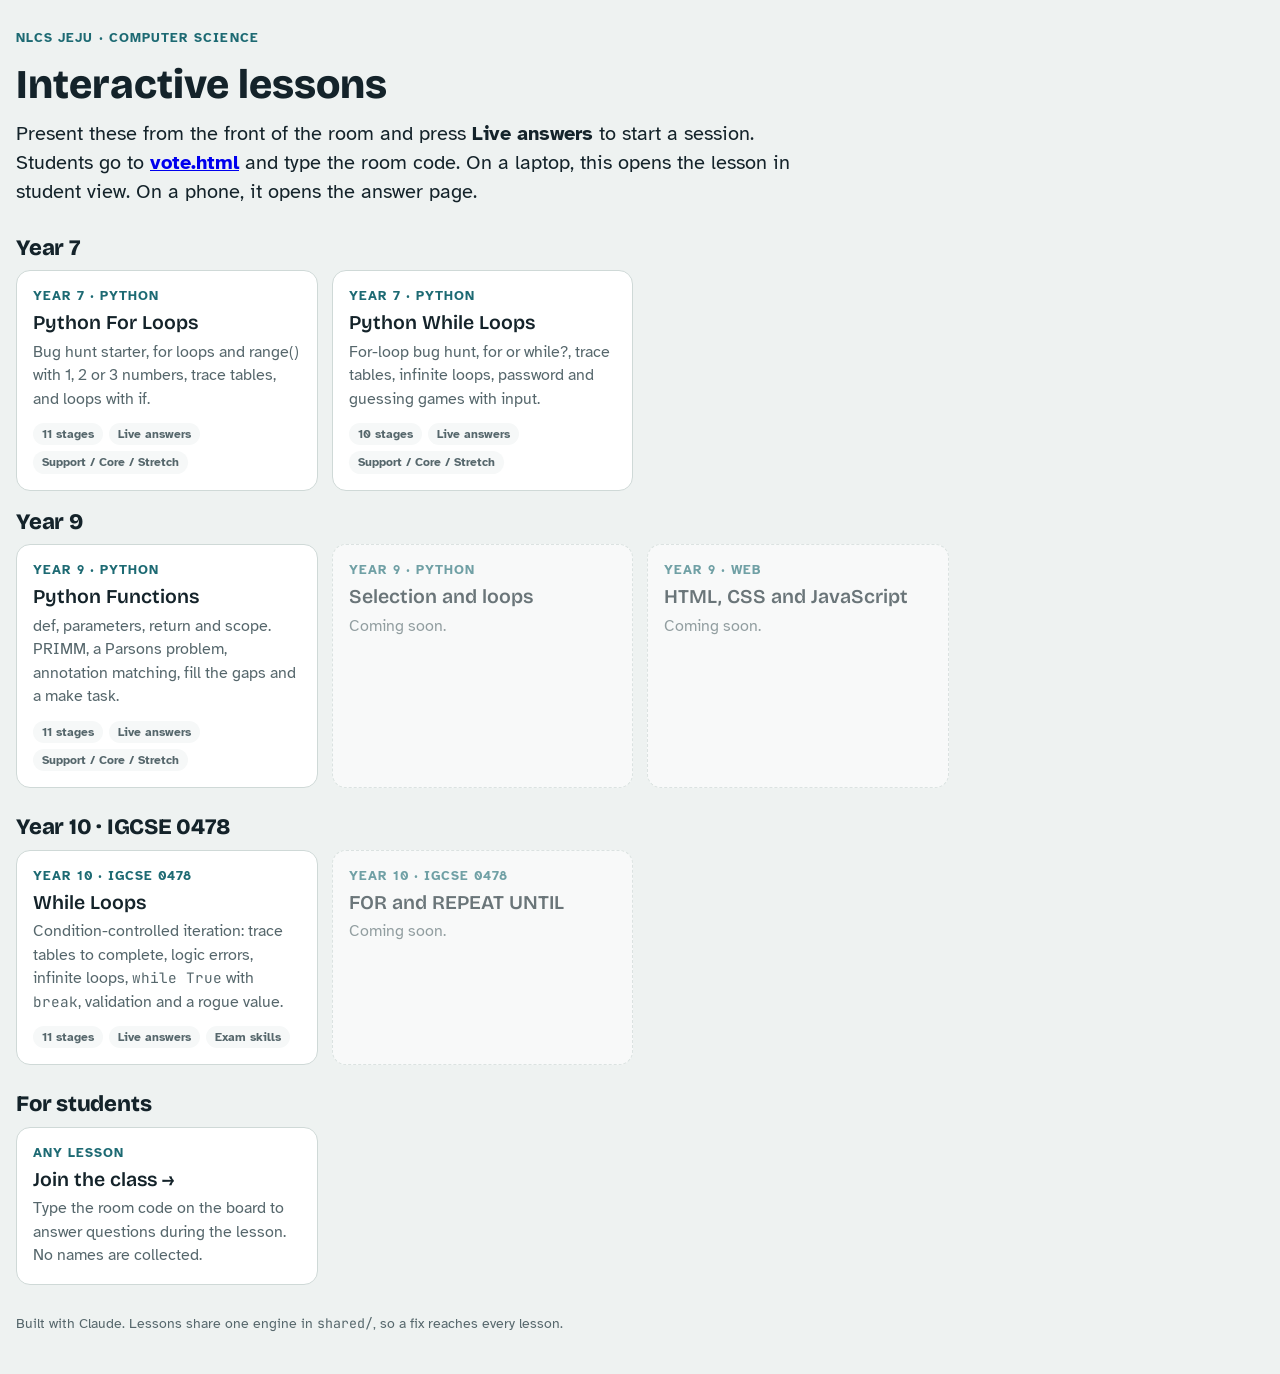
<file: index.html>
<!doctype html>
<html lang="en">
<head>
<meta charset="utf-8">
<meta name="viewport" content="width=device-width, initial-scale=1, viewport-fit=cover">
<title>Computer Science Lessons</title>
<link rel="preconnect" href="https://fonts.googleapis.com">
<link rel="stylesheet" href="https://fonts.googleapis.com/css2?family=Atkinson+Hyperlegible:ital,wght@0,400;0,700;1,400&family=Bricolage+Grotesque:opsz,wght@12..96,600;12..96,800&family=JetBrains+Mono:wght@400;600&display=swap">
<link rel="stylesheet" href="shared/lesson.css?v=18">
<style>body{padding-block:0 40px}</style>
</head>
<body>
<div class="wrap">
  <div class="hub-hero">
    <div class="eyebrow">NLCS Jeju · Computer Science</div>
    <h1 style="font-family:var(--display);font-size:2.4rem;font-weight:800;margin:0">Interactive lessons</h1>
    <p class="lead">Present these from the front of the room and press <b>Live answers</b> to start a session.
      Students go to <a href="vote.html"><b>vote.html</b></a> and type the room code. On a laptop, this opens the lesson in student view.
      On a phone, it opens the answer page.</p>
  </div>

  <h2 style="font-size:1.3rem;margin:18px 0 10px">Year 7</h2>
  <div class="hub-grid">
    <a class="lcard" href="y7/python-for-loops.html">
      <span class="yr">Year 7 · Python</span>
      <h3>Python For Loops</h3>
      <p>Bug hunt starter, for loops and range() with 1, 2 or 3 numbers, trace tables, and loops with if.</p>
      <div class="tagrow"><span class="tag">11 stages</span><span class="tag">Live answers</span><span class="tag">Support / Core / Stretch</span></div>
    </a>
    <a class="lcard" href="y7/python-while-loops.html">
      <span class="yr">Year 7 · Python</span>
      <h3>Python While Loops</h3>
      <p>For-loop bug hunt, for or while?, trace tables, infinite loops, password and guessing games with input.</p>
      <div class="tagrow"><span class="tag">10 stages</span><span class="tag">Live answers</span><span class="tag">Support / Core / Stretch</span></div>
    </a>
  </div>

  <h2 style="font-size:1.3rem;margin:18px 0 10px">Year 9</h2>
  <div class="hub-grid">
    <a class="lcard" href="y9/python-functions.html">
      <span class="yr">Year 9 · Python</span>
      <h3>Python Functions</h3>
      <p>def, parameters, return and scope. PRIMM, a Parsons problem, annotation matching, fill the gaps and a make task.</p>
      <div class="tagrow"><span class="tag">11 stages</span><span class="tag">Live answers</span><span class="tag">Support / Core / Stretch</span></div>
    </a>
    <div class="lcard soon">
      <span class="yr">Year 9 · Python</span>
      <h3>Selection and loops</h3>
      <p>Coming soon.</p>
    </div>
    <div class="lcard soon">
      <span class="yr">Year 9 · Web</span>
      <h3>HTML, CSS and JavaScript</h3>
      <p>Coming soon.</p>
    </div>
  </div>

  <h2 style="font-size:1.3rem;margin:26px 0 10px">Year 10 · IGCSE 0478</h2>
  <div class="hub-grid">
    <a class="lcard" href="y10/while-loops-igcse.html">
      <span class="yr">Year 10 · IGCSE 0478</span>
      <h3>While Loops</h3>
      <p>Condition-controlled iteration: trace tables to complete, logic errors, infinite loops, <code>while True</code> with <code>break</code>, validation and a rogue value.</p>
      <div class="tagrow"><span class="tag">11 stages</span><span class="tag">Live answers</span><span class="tag">Exam skills</span></div>
    </a>
    <div class="lcard soon">
      <span class="yr">Year 10 · IGCSE 0478</span>
      <h3>FOR and REPEAT UNTIL</h3>
      <p>Coming soon.</p>
    </div>
  </div>

  <h2 style="font-size:1.3rem;margin:26px 0 10px">For students</h2>
  <div class="hub-grid">
    <a class="lcard" href="vote.html">
      <span class="yr">Any lesson</span>
      <h3>Join the class →</h3>
      <p>Type the room code on the board to answer questions during the lesson. No names are collected.</p>
    </a>
  </div>

  <p class="small muted" style="margin-top:28px">Built with Claude. Lessons share one engine in <code>shared/</code>, so a fix reaches every lesson.</p>
</div>
</body>
</html>
</file>
<file: shared/lesson.css>
:root{
  --ground:#EEF2F1; --surface:#FFFFFF; --surface-2:#F6F8F8; --ink:#14232A; --muted:#56676C; --line:#CFD9D7;
  --accent:#1D6A73; --accent-ink:#FFFFFF; --accent-soft:#D6ECEC;
  --mark:#F4C542; --mark-soft:#FFF3C7;
  --good:#237A4B; --good-soft:#DDF1E4; --warn:#9A6A00; --warn-soft:#FBEFCF; --bad:#B2362F; --bad-soft:#F8DEDC;
  --sup:#B2362F; --core:#9A6A00; --str:#237A4B;
  --code-bg:#12212A; --code-ink:#E4EEEC; --code-muted:#7E949A; --code-line:#1C2F3A; --code-hl:#294A3A;
  --k:#7FD1D8; --s:#F4C542; --n:#F29E8E; --c:#7E949A; --f:#B9E38D;
  --glob:#2B63A6; --glob-soft:#DCE8F6; --loc:#B8581F; --loc-soft:#FBE6D8;
  --fs:17px;
  --display:"Bricolage Grotesque", "Segoe UI", system-ui, sans-serif;
  --body:"Atkinson Hyperlegible", "Segoe UI", system-ui, sans-serif;
  --mono:"JetBrains Mono", ui-monospace, Menlo, Consolas, monospace;
}
@media (prefers-color-scheme: dark){
  :root:not([data-theme="light"]){
    --ground:#0D171C; --surface:#15232A; --surface-2:#1A2B33; --ink:#E4EEEC; --muted:#9CB0B3; --line:#2B3E46;
    --accent:#5FC3CB; --accent-ink:#0D171C; --accent-soft:#19393D;
    --mark-soft:#3A3217; --good:#6FD39A; --good-soft:#173627; --warn:#F0C45A; --warn-soft:#3A3014; --bad:#F2877F; --bad-soft:#3E1D1B;
    --sup:#F2877F; --core:#F0C45A; --str:#6FD39A;
    --code-bg:#0A141A; --code-line:#132530;
    --glob:#7FB2F0; --glob-soft:#172A40; --loc:#F2A06A; --loc-soft:#3A2416;
  }
}
:root[data-theme="dark"]{
    --ground:#0D171C; --surface:#15232A; --surface-2:#1A2B33; --ink:#E4EEEC; --muted:#9CB0B3; --line:#2B3E46;
    --accent:#5FC3CB; --accent-ink:#0D171C; --accent-soft:#19393D;
    --mark-soft:#3A3217; --good:#6FD39A; --good-soft:#173627; --warn:#F0C45A; --warn-soft:#3A3014; --bad:#F2877F; --bad-soft:#3E1D1B;
    --sup:#F2877F; --core:#F0C45A; --str:#6FD39A;
    --code-bg:#0A141A; --code-line:#132530;
    --glob:#7FB2F0; --glob-soft:#172A40; --loc:#F2A06A; --loc-soft:#3A2416;
}
html{font-size:var(--fs)}
body{margin:0;background:var(--ground);color:var(--ink);font-family:var(--body);font-size:1rem;line-height:1.5;padding-inline:16px;padding-block:0 32px}
*{box-sizing:border-box}
[hidden]{display:none!important}
button,input,textarea,select{font:inherit;color:inherit}
button{cursor:pointer}
:focus-visible{outline:3px solid var(--mark);outline-offset:2px}
h1,h2,h3{font-family:var(--display);line-height:1.15;text-wrap:balance;margin:0}
h2{font-size:2rem;font-weight:800;letter-spacing:-.01em}
h3{font-size:1.15rem;font-weight:600}
p{margin:0}
code,.mono{font-family:var(--mono);font-size:.92em}
.wrap{max-width:1280px;margin:0 auto}

/* top bar */
.top{position:sticky;top:env(safe-area-inset-top,0px);z-index:20;background:var(--ground);padding-block:12px 10px;border-bottom:1px solid var(--line)}
.top-row{display:flex;align-items:center;gap:12px;flex-wrap:wrap;justify-content:space-between}
.brand{display:flex;align-items:baseline;gap:10px}
.brand h1{font-size:1.35rem;font-weight:800}
.brand span{color:var(--muted);font-size:.85rem}
.steps{display:flex;gap:6px;flex-wrap:wrap;margin-top:10px}
.step{border:1px solid var(--line);background:var(--surface);border-radius:999px;padding:5px 12px 5px 6px;display:flex;align-items:center;gap:7px;font-size:.82rem;color:var(--muted)}
.step b{display:inline-grid;place-items:center;width:22px;height:22px;border-radius:50%;background:var(--surface-2);color:var(--ink);font-size:.72rem;font-family:var(--mono)}
.step[aria-current="step"]{background:var(--ink);color:var(--ground);border-color:var(--ink)}
.step[aria-current="step"] b{background:var(--mark);color:#14232A}
.step.primm{border-style:dashed}

/* tools */
.tools{display:flex;gap:8px;flex-wrap:wrap;align-items:center}
.seg{display:inline-flex;border:1px solid var(--line);border-radius:10px;overflow:hidden;background:var(--surface)}
.seg button{border:0;background:transparent;padding:6px 12px;font-size:.85rem;font-weight:700}
.seg button[aria-pressed="true"][data-lv="support"]{background:var(--sup);color:var(--surface)}
.seg button[aria-pressed="true"][data-lv="core"]{background:var(--core);color:var(--surface)}
.seg button[aria-pressed="true"][data-lv="stretch"]{background:var(--str);color:var(--surface)}
.tbtn{border:1px solid var(--line);background:var(--surface);border-radius:10px;padding:6px 11px;font-size:.85rem}
.tbtn[aria-pressed="true"]{background:var(--accent);color:var(--accent-ink);border-color:var(--accent)}
.timer{display:inline-flex;align-items:center;gap:4px;border:1px solid var(--line);background:var(--surface);border-radius:10px;padding:3px 4px 3px 10px}
.timer output{font-family:var(--mono);font-weight:600;min-width:3.4em;font-variant-numeric:tabular-nums}
.timer output.done{color:var(--bad)}
.timer button{border:0;background:var(--surface-2);border-radius:7px;padding:3px 8px;font-size:.8rem}

/* stage */
main{padding-top:22px}
.stage{display:grid;gap:18px}
.stage-head{display:flex;justify-content:space-between;gap:16px;flex-wrap:wrap;align-items:flex-end}
.eyebrow{font-size:.78rem;letter-spacing:.08em;text-transform:uppercase;color:var(--accent);font-weight:700;margin-bottom:4px}
.lead{font-size:1.15rem;max-width:62ch;color:var(--ink)}
.cols{display:grid;grid-template-columns:minmax(0,1.1fr) minmax(0,1fr);gap:18px;align-items:start}
@media (max-width:900px){.cols{grid-template-columns:1fr}}
.panel{background:var(--surface);border:1px solid var(--line);border-radius:14px;padding:18px;display:grid;gap:12px;align-content:start}
.panel.flat{background:transparent;border:0;padding:0}
.muted{color:var(--muted)}
.small{font-size:.85rem}

/* level visibility */
[data-show]{display:none}
body[data-level="support"] [data-show~="support"],
body[data-level="core"] [data-show~="core"],
body[data-level="stretch"] [data-show~="stretch"]{display:block}
body[data-level="support"] li[data-show~="support"],body[data-level="core"] li[data-show~="core"],body[data-level="stretch"] li[data-show~="stretch"]{display:list-item}
.tier{display:inline-block;font-size:.7rem;font-weight:700;letter-spacing:.06em;text-transform:uppercase;padding:2px 8px;border-radius:999px;margin-right:6px;vertical-align:2px}
.tier.support{background:var(--bad-soft);color:var(--sup)}
.tier.core{background:var(--warn-soft);color:var(--core)}
.tier.stretch{background:var(--good-soft);color:var(--str)}

/* code */
.code{background:var(--code-bg);color:var(--code-ink);border-radius:12px;font-family:var(--mono);font-size:1.05rem;line-height:1.7;overflow-x:auto;padding:12px 0}
.code .ln{display:grid;grid-template-columns:3em 1fr;padding-right:16px;transition:background .15s}
.code .ln i{font-style:normal;color:var(--code-muted);text-align:right;padding-right:14px;user-select:none}
.code .ln span{white-space:pre}
.code .ln.hl.hl{background:var(--code-hl);box-shadow:inset 5px 0 0 var(--mark)}
.tk-k{color:var(--k);font-weight:600}.tk-s{color:var(--s)}.tk-n{color:var(--n)}.tk-c{color:var(--c);font-style:italic}.tk-f{color:var(--f)}
.out{background:var(--code-bg);color:var(--code-ink);font-family:var(--mono);border-radius:10px;padding:12px 14px;min-height:3.2em;white-space:pre-wrap;font-size:.98rem;margin:0}
.out .err{color:#FFB4A9}
.out .hint{color:var(--mark);display:block;margin-top:6px;font-family:var(--body)}
.out-label{font-size:.75rem;letter-spacing:.08em;text-transform:uppercase;color:var(--muted);font-weight:700}

/* editor */
.editor{display:grid;grid-template-columns:3em 1fr;background:var(--code-bg);border-radius:12px;overflow:hidden}
.editor .gutter{font-family:var(--mono);color:var(--code-muted);text-align:right;padding:12px 12px 12px 0;line-height:1.7;font-size:1rem;white-space:pre;overflow:hidden;user-select:none}
.editor textarea{background:transparent;color:var(--code-ink);border:0;resize:vertical;font-family:var(--mono);font-size:1rem;line-height:1.7;padding:12px 14px 12px 4px;min-height:14em;white-space:pre;overflow:auto;tab-size:4;outline:none;caret-color:var(--mark)}
.editor:focus-within{outline:3px solid var(--mark);outline-offset:2px}
.bar{display:flex;gap:8px;flex-wrap:wrap;align-items:center}
.btn{border:1px solid var(--line);background:var(--surface);border-radius:10px;padding:8px 14px;font-weight:700;font-size:.92rem}
.btn.primary{background:var(--accent);color:var(--accent-ink);border-color:var(--accent)}
.btn.mark{background:var(--mark);color:#14232A;border-color:var(--mark)}
.btn:disabled{opacity:.45;cursor:not-allowed}

/* vote cards */
.options{display:grid;grid-template-columns:repeat(2,minmax(0,1fr));gap:10px}
#exConf .options{grid-template-columns:repeat(auto-fit,minmax(170px,1fr))}
@media (max-width:560px){.options{grid-template-columns:1fr}}
.opt{border:2px solid var(--line);border-radius:12px;background:var(--surface);padding:12px;display:grid;grid-template-columns:auto 1fr auto;gap:10px;align-items:center;text-align:left}
.opt .letter{font-family:var(--display);font-weight:800;font-size:1.3rem;width:1.6em;height:1.6em;border-radius:8px;display:grid;place-items:center;background:var(--surface-2)}
.opt pre{margin:0;font-family:var(--mono);font-size:.95rem;white-space:pre-wrap;overflow-wrap:normal;word-break:keep-all}
.opt .tally{font-family:var(--mono);font-weight:600;font-size:1.3rem;min-width:1.6em;text-align:right;font-variant-numeric:tabular-nums}
.opt .minus{border:1px solid var(--line);background:var(--surface-2);border-radius:6px;width:1.6em;height:1.6em;line-height:1;font-size:.9rem;padding:0}
.opt-wrap{display:grid;grid-template-columns:1fr auto;gap:6px;align-items:center}
.opt.right{border-color:var(--good);background:var(--good-soft)}
.opt.wrong{opacity:.55}
.votebar{height:6px;border-radius:3px;background:var(--surface-2);grid-column:1/-1;overflow:hidden}
.votebar i{display:block;height:100%;background:var(--accent);width:0;transition:width .25s}

/* questions */
.qs{display:grid;gap:10px;margin:0;padding:0;list-style:none}
.q{border:1px solid var(--line);border-radius:12px;padding:12px 14px;background:var(--surface)}
.q summary{cursor:pointer;font-weight:700;list-style:none;display:flex;gap:8px;align-items:baseline}
.q summary::-webkit-details-marker{display:none}
.q summary::after{content:"Show answer";margin-left:auto;font-size:.75rem;font-weight:700;color:var(--accent);white-space:nowrap}
.q[open] summary::after{content:"Hide"}
.q .ans{margin-top:8px;padding:10px 12px;border-radius:8px;background:var(--mark-soft)}

/* trace */
.trace{display:grid;grid-template-columns:minmax(0,1fr) minmax(0,1fr);gap:12px}
@media (max-width:700px){.trace{grid-template-columns:1fr}}
.say{background:var(--mark-soft);border-radius:10px;padding:10px 12px;min-height:3.2em;font-size:1.02rem}
table.vars{border-collapse:collapse;width:100%;font-size:.95rem}
table.vars th,table.vars td{border:1px solid var(--line);padding:5px 8px;text-align:left}
table.vars th{background:var(--surface-2);font-size:.78rem;letter-spacing:.05em;text-transform:uppercase}
table.vars td{font-family:var(--mono)}
table.vars td.new{background:var(--mark-soft)}

/* parsons */
.parsons{display:grid;grid-template-columns:minmax(0,1fr) minmax(0,1.2fr);gap:14px}
@media (max-width:820px){.parsons{grid-template-columns:1fr}}
.zone{border:2px dashed var(--line);border-radius:12px;padding:10px;display:grid;gap:8px;align-content:start;min-height:12em;background:var(--surface)}
.zone h3{font-size:.95rem}
.pline{display:flex;align-items:center;gap:6px;background:var(--code-bg);color:var(--code-ink);border-radius:8px;padding:6px 6px 6px 10px;font-family:var(--mono);font-size:.98rem;border:2px solid transparent}
.pline .txt{flex:1;white-space:pre;overflow-x:auto}
.pline button{border:0;background:var(--code-line);color:var(--code-ink);border-radius:6px;min-width:2em;height:2em;font-size:.85rem;padding:0 6px}
.pline.bank{cursor:pointer;text-align:left;width:100%}
.pline.ok{border-color:var(--good)}
.pline.indent-bad{border-color:var(--warn)}
.pline.bad{border-color:var(--bad)}
.feedback{border-radius:10px;padding:10px 12px;font-weight:700}
.feedback.good{background:var(--good-soft);color:var(--good)}
.feedback.mid{background:var(--warn-soft);color:var(--warn)}
.feedback.bad{background:var(--bad-soft);color:var(--bad)}
/* annotate */
.annot{display:grid;grid-template-columns:minmax(0,1.7fr) minmax(0,1fr);gap:14px;align-items:start}
@media (max-width:860px){.annot{grid-template-columns:1fr}}
.arow{display:grid;grid-template-columns:minmax(0,1.15fr) minmax(0,1fr);gap:8px;align-items:stretch}
@media (max-width:560px){.arow{grid-template-columns:1fr}}
.acode{background:var(--code-bg);color:var(--code-ink);border-radius:8px;font-family:var(--mono);font-size:1rem;padding:8px 10px;display:flex;gap:10px;align-items:center;overflow-x:auto}
.acode i{font-style:normal;color:var(--code-muted);min-width:1.2em;text-align:right}
.acode span{white-space:pre}
.aslot{border:2px dashed var(--line);border-radius:8px;background:var(--surface);padding:6px 10px;text-align:left;min-height:2.6em;font-size:.95rem;display:block;width:100%}
.aslot.empty{color:var(--muted)}
.aslot.target{border-color:var(--mark);background:var(--mark-soft)}
.aslot.filled{border-style:solid;border-color:var(--accent)}
.aslot.ok{border-color:var(--good);background:var(--good-soft)}
.aslot.bad{border-color:var(--bad);background:var(--bad-soft)}
.aslot.given{border-style:solid;border-color:var(--line);background:var(--surface-2)}
.acard{border:1px solid var(--line);background:var(--surface);border-radius:10px;padding:9px 12px;text-align:left;font-size:.98rem;display:block;width:100%}
.acard[aria-pressed="true"]{outline:3px solid var(--mark);background:var(--mark-soft)}
.acard .tag{font-family:var(--display);font-weight:800;color:var(--accent)}
.alist{display:grid;gap:8px}

/* gaps */
.gapcode{background:var(--code-bg);color:var(--code-ink);border-radius:12px;padding:14px 16px;font-family:var(--mono);font-size:1.1rem;line-height:2.2;white-space:pre;overflow-x:auto}
.gapcode input{background:var(--code-line);color:var(--mark);border:2px solid var(--code-muted);border-radius:6px;font-family:var(--mono);font-size:1rem;padding:0 6px;width:7.5em;text-align:center}
.gapcode input.ok{border-color:#6FD39A;color:#B9F1CD}
.gapcode input.bad{border-color:#F2877F}
.gapcode input.sel{outline:3px solid var(--mark)}
.bank-words{display:flex;flex-wrap:wrap;gap:8px}
.word{font-family:var(--mono);border:1px solid var(--line);background:var(--surface);border-radius:8px;padding:6px 12px;font-size:1rem}

/* notes & drawers */
.notes{border-left:4px solid var(--accent);background:var(--accent-soft);border-radius:0 10px 10px 0;padding:12px 14px;display:none}
body.show-notes .notes{display:block}
.notes h3{font-size:.85rem;letter-spacing:.06em;text-transform:uppercase;margin-bottom:4px;font-family:var(--body);font-weight:700}
.notes ul{margin:4px 0 0;padding-left:1.1em}
.drawer{position:fixed;right:16px;top:calc(env(safe-area-inset-top,0px) + 120px);width:min(420px,calc(100vw - 32px));max-height:70vh;overflow:auto;background:var(--surface);border:1px solid var(--line);border-radius:14px;box-shadow:0 18px 40px rgba(0,0,0,.18);padding:16px;z-index:40}
.gl{display:grid;gap:10px}
.gl div{display:grid;grid-template-columns:auto 1fr;gap:2px 10px;padding-bottom:10px;border-bottom:1px solid var(--line)}
.gl dt{font-weight:700}
.gl .ko{color:var(--accent);font-weight:700}
.gl dd{margin:0;grid-column:1/-1;font-size:.92rem}
.picker{font-family:var(--display);font-size:5rem;font-weight:800;text-align:center;line-height:1;padding:10px 0;font-variant-numeric:tabular-nums}

.nav{display:flex;justify-content:space-between;gap:10px;margin-top:26px;padding-top:16px;border-top:1px solid var(--line)}
.big-q{font-family:var(--display);font-size:1.6rem;font-weight:600;max-width:40ch}
.obj{display:grid;gap:8px;margin:0;padding:0;list-style:none}
.obj li{display:flex;gap:10px;align-items:baseline;font-size:1.1rem}
.obj li::before{content:"";flex:none;width:.7em;height:.7em;border-radius:3px;background:var(--mark);transform:translateY(-.05em)}
.anatomy{display:grid;gap:8px}
.anatomy .code .lab{background:var(--mark);color:#14232A;border-radius:4px;padding:0 4px}
.legend{display:grid;grid-template-columns:repeat(auto-fit,minmax(170px,1fr));gap:8px}
.legend div{border:1px solid var(--line);border-radius:10px;padding:8px 10px;background:var(--surface)}
.legend b{display:block;font-family:var(--mono)}
.tests{display:grid;gap:6px;margin:0;padding:0;list-style:none}
.tests li{border-radius:8px;padding:6px 10px;font-family:var(--mono);font-size:.92rem}
.tests li.pass{background:var(--good-soft);color:var(--good)}
.tests li.fail{background:var(--bad-soft);color:var(--bad)}
.status{font-size:.8rem;color:var(--muted)}
/* scope */
.v-g{color:#8EC5FF;text-decoration:underline;text-decoration-thickness:2px;text-underline-offset:4px}
.v-l{color:#FFB27A;text-decoration:underline dotted;text-decoration-thickness:2px;text-underline-offset:4px}
.v-e{text-decoration:underline wavy #FF8A80;text-underline-offset:4px}
.code .ln.gs{box-shadow:inset 5px 0 0 #8EC5FF}
.code .ln.ls{background:rgba(255,178,122,.10);box-shadow:inset 5px 0 0 #FFB27A}
.noscope .v-g,.noscope .v-l,.noscope .v-e{color:inherit;text-decoration:none}
.noscope .code .ln.gs,.noscope .code .ln.ls{background:none;box-shadow:none}
.scopekey{display:flex;gap:8px;flex-wrap:wrap}
.chip{display:inline-flex;align-items:center;gap:6px;border-radius:999px;padding:3px 12px;font-size:.85rem;font-weight:700}
.chip.g{background:var(--glob-soft);color:var(--glob)}
.chip.l{background:var(--loc-soft);color:var(--loc)}
.chip.g::before{content:"";width:14px;border-bottom:3px solid var(--glob)}
.chip.l::before{content:"";width:14px;border-bottom:3px dotted var(--loc)}
.rules2{display:grid;grid-template-columns:repeat(auto-fit,minmax(240px,1fr));gap:10px}
.rule{border-radius:12px;padding:12px 14px;border:2px solid}
.rule.g{background:var(--glob-soft);border-color:var(--glob)}
.rule.l{background:var(--loc-soft);border-color:var(--loc);border-style:dashed}
.rule h3{margin-bottom:4px}
.rule.g h3{color:var(--glob)} .rule.l h3{color:var(--loc)}
.sortrow{display:grid;grid-template-columns:minmax(6em,auto) auto 1fr;gap:10px;align-items:center;padding:8px 0;border-bottom:1px solid var(--line)}
@media (max-width:560px){.sortrow{grid-template-columns:1fr auto}.sortrow .why{grid-column:1/-1}}
.sortrow code{font-size:1.05rem;font-weight:600}
.sortrow .seg button{padding:5px 12px}
.sortrow .seg button[aria-pressed="true"][data-s="g"]{background:var(--glob);color:var(--surface)}
.sortrow .seg button[aria-pressed="true"][data-s="l"]{background:var(--loc);color:var(--surface)}
.sortrow .why{font-size:.9rem}
.sortrow.ok .why{color:var(--good)} .sortrow.bad .why{color:var(--bad)}
table.vars.g th{background:var(--glob-soft);color:var(--glob)}
table.vars.l th{background:var(--loc-soft);color:var(--loc)}
.out-label.g{color:var(--glob)} .out-label.l{color:var(--loc)}
/* hinge + results */
.hinge{border-left:5px solid var(--mark)}
.pct{font-weight:700;font-size:.9rem}
.res-row{display:grid;gap:4px;padding:10px 0;border-bottom:1px solid var(--line)}
.res-row .t{font-weight:700;font-size:.92rem}
.res-row .m{font-size:.8rem;color:var(--muted)}
.res-bar{display:flex;height:12px;border-radius:6px;overflow:hidden;background:var(--surface-2)}
.res-bar i{display:block;height:100%}
.res-bar .c{background:var(--good)} .res-bar .w{background:var(--bad);opacity:.55}
.res-bar .ci0{background:var(--good)} .res-bar .ci1{background:var(--warn)} .res-bar .ci2{background:var(--bad)}
.res-row.empty{opacity:.45}
.res-sum{font-family:var(--display);font-size:1.4rem;font-weight:800}
/* live voting */
.live-btn[aria-pressed="true"]{background:var(--good);color:var(--surface);border-color:var(--good)}
.livebar{display:none;gap:8px;flex-wrap:wrap;align-items:center;border-top:1px dashed var(--line);padding-top:10px}
body.live .livebar{display:flex}
.livebar .count{font-family:var(--mono);font-weight:600}
.pill{display:inline-flex;align-items:center;gap:6px;border-radius:999px;padding:3px 10px;font-size:.8rem;font-weight:700}
.pill.open{background:var(--good-soft);color:var(--good)}
.pill.closed{background:var(--surface-2);color:var(--muted)}
.pill.open::before{content:"";width:8px;height:8px;border-radius:50%;background:var(--good);animation:blink 1.2s infinite}
@keyframes blink{50%{opacity:.25}}
.opt .split{display:block;font-size:.72rem;color:var(--muted);font-family:var(--body);font-weight:400;text-align:right}
.livepanel .code{display:none}
.roomcode{font-family:var(--mono);font-size:3rem;font-weight:600;letter-spacing:.12em;text-align:center;line-height:1.1}
.qr{display:grid;place-items:center;background:#fff;border-radius:12px;padding:12px;margin:10px auto;width:max-content}
.joinurl{font-family:var(--mono);font-size:.85rem;text-align:center;word-break:break-all;color:var(--muted)}
.dlive{display:none}
body.live .dlive{display:inline-flex}
.lmsg{border-radius:10px;padding:10px 12px;background:var(--warn-soft);color:var(--ink);font-size:.92rem}
/* present mode */
.present-btn{background:var(--ink);color:var(--ground);border-color:var(--ink);font-weight:700}
.dock{display:none}
body.present .top, body.present .nav{display:none}
body.present .notes{display:none!important}
body.present .wrap{max-width:1680px}
html:has(body.present){font-size:calc(var(--fs) * 1.15)}
body.present main{padding-top:max(20px, env(safe-area-inset-top,0px))}
body.present{padding-block:0 96px}
body.present .dock{display:flex;position:fixed;left:0;right:0;margin-inline:auto;width:max-content;bottom:calc(12px + env(safe-area-inset-bottom,0px));z-index:50;gap:6px;align-items:center;flex-wrap:wrap;justify-content:center;background:var(--surface);border:1px solid var(--line);border-radius:14px;padding:6px 8px;box-shadow:0 10px 30px rgba(0,0,0,.18);opacity:.35;transition:opacity .2s;max-width:calc(100vw - 32px)}
body.present .dock:hover, body.present .dock:focus-within, body.present .dock.wake{opacity:1}
.dock .dbtn{border:1px solid var(--line);background:var(--surface-2);border-radius:9px;padding:6px 11px;font-weight:700;font-size:.85rem}
.dock .dlabel{font-size:.85rem;font-weight:700;padding:0 6px;white-space:nowrap}
.dock .dlabel span{color:var(--muted);font-weight:400}
.dock .seg button{padding:5px 9px;font-size:.78rem}
.dock output{font-family:var(--mono);font-weight:600;padding:0 4px;font-variant-numeric:tabular-nums}
.dock output.done{color:var(--bad)}
.dock .sep{width:1px;align-self:stretch;background:var(--line);margin:0 2px}
@media (prefers-reduced-motion:reduce){*{transition:none!important}}

/* ---------- typed answers ---------- */
.answerbox{display:grid;gap:8px}
.answerbox input,.answerbox textarea{border:2px solid var(--line);border-radius:10px;padding:10px 12px;background:var(--surface-2);font-size:1.05rem}
.answerbox .mono{font-family:var(--mono)}
.resp{display:grid;grid-template-columns:repeat(auto-fill,minmax(180px,1fr));gap:8px}
.rcard{border:2px solid var(--line);border-radius:10px;background:var(--surface);padding:8px 10px;display:grid;grid-template-columns:1fr auto;gap:6px;align-items:center;font-family:var(--mono);font-size:.95rem;word-break:break-word}
.rcard.ok{border-color:var(--good);background:var(--good-soft)}
.rcard.no{border-color:var(--bad);background:var(--bad-soft)}
.rcard .x{border:0;background:transparent;color:var(--muted);font-size:1rem;line-height:1;padding:2px 4px}
.rcard .cnt{font-family:var(--body);font-weight:700;font-size:.8rem;color:var(--muted)}
.hidden-until{display:grid;place-items:center;gap:6px;border:2px dashed var(--line);border-radius:12px;padding:18px;text-align:center;color:var(--muted)}
.hidden-until b{font-family:var(--display);font-size:2.2rem;color:var(--accent);font-variant-numeric:tabular-nums}
.accepted{background:var(--good-soft);color:var(--good);border-radius:10px;padding:8px 12px;font-weight:700}
.accepted code{background:transparent}
.opt .tally.veiled{color:transparent}
.opt .tally.veiled::after{content:"?";color:var(--muted)}

/* ---------- hub ---------- */
.hub-hero{display:grid;gap:10px;padding-block:28px 10px}
.hub-grid{display:grid;grid-template-columns:repeat(auto-fill,minmax(260px,1fr));gap:14px}
.lcard{display:grid;gap:6px;align-content:start;border:1px solid var(--line);border-radius:14px;padding:16px;background:var(--surface);text-decoration:none;color:inherit}
.lcard:hover{border-color:var(--accent)}
.lcard .yr{font-size:.75rem;letter-spacing:.08em;text-transform:uppercase;font-weight:700;color:var(--accent)}
.lcard h3{font-size:1.15rem}
.lcard p{font-size:.92rem;color:var(--muted)}
.lcard.soon{opacity:.6;border-style:dashed;pointer-events:none}
.tagrow{display:flex;gap:6px;flex-wrap:wrap;margin-top:6px}
.tag{font-size:.72rem;font-weight:700;background:var(--surface-2);border-radius:999px;padding:2px 9px;color:var(--muted)}

/* ---------- bug hunt ---------- */
.bugcode .bugln{display:grid;grid-template-columns:3em 1fr auto;width:100%;border:0;background:transparent;color:var(--code-ink);font-family:var(--mono);font-size:1.1rem;line-height:1.9;text-align:left;cursor:pointer;padding:0 16px 0 0;border-left:5px solid transparent;-webkit-appearance:none;appearance:none}
.bugcode .bugln span{white-space:pre}
.bugcode .bugln i{font-style:normal;color:var(--code-muted);text-align:right;padding-right:14px}
.bugcode .bugln:hover{background:var(--code-line)}
.bugcode .bugln[aria-pressed="true"]{background:rgba(244,197,66,.16);border-left-color:var(--mark)}
.bugcode .bugln[aria-pressed="true"] .flag::after{content:"🚩";font-style:normal}
.bugcode .bugln.found{background:rgba(111,211,154,.18);border-left-color:#6FD39A}
.bugcode .bugln.found .flag::after{content:"✓ bug";color:#B9F1CD;font-family:var(--body);font-weight:700;font-size:.8rem;font-style:normal}
.bugcode .bugln.missed{border-left-color:transparent}
.bugcode .bugln.wrongflag{background:rgba(126,148,154,.18);border-left-color:var(--code-muted)}
.bugcode .bugln.wrongflag .flag::after{content:"fine";color:var(--code-muted);font-family:var(--body);font-size:.8rem;font-style:normal}
.buglist{margin:6px 0 0;padding-left:1.2em;display:grid;gap:4px}
.bfix{display:grid;gap:10px;margin-top:6px}

/* ---------- loop trace table ---------- */
.ttwrap{overflow-x:auto}
.ttable{border-collapse:separate;border-spacing:0;width:100%;font-family:var(--mono);font-size:1.3rem;border:2px solid var(--line);border-radius:10px;overflow:hidden}
.ttable th,.ttable td{border-right:2px solid var(--line);border-bottom:2px solid var(--line);padding:12px 22px;text-align:center;min-width:5.5em;height:2.6em}
.ttable tr > :last-child{border-right:0}
.ttable tbody tr:last-child td{border-bottom:0}
.ttable th{background:var(--accent-soft);color:var(--ink);font-size:1.05rem;font-weight:700;letter-spacing:.02em}
.ttable tr.currow td{background:var(--surface-2)}
.ttable td.new{background:var(--mark-soft)!important;font-weight:700;outline:2px solid var(--mark);outline-offset:-2px}

/* ---------- range explorer ---------- */
.rx{display:grid;gap:12px}
.rxin{display:flex;gap:10px;flex-wrap:wrap;align-items:center}
.rxin label{display:flex;gap:6px;align-items:center;font-weight:700;font-family:var(--mono)}
.rxin input{width:4.5em;border:2px solid var(--line);border-radius:8px;padding:6px 8px;background:var(--surface-2);font-family:var(--mono);font-size:1.1rem}
.rxmode button{padding:6px 10px;font-family:var(--mono);font-size:.82rem}
.rxmode button[aria-pressed="true"]{background:var(--accent);color:var(--accent-ink)}
.rxboxes{display:flex;flex-wrap:wrap;gap:10px;min-height:4.6em;align-items:center}
.rxbox{display:inline-flex;flex-direction:column;align-items:center;justify-content:center;gap:2px;min-width:4.2em;padding:8px 10px;border-radius:12px;background:var(--mark-soft);border:2px solid var(--mark);animation:pop .25s both}
.rxbox small{display:block;font-size:.7rem;color:var(--muted);text-transform:uppercase;letter-spacing:.05em;white-space:nowrap}
.rxbox b{display:block;font-family:var(--mono);font-size:1.7rem;line-height:1.1}
.rxempty{font-weight:700;color:var(--bad)}
@keyframes pop{from{transform:scale(.7)}to{transform:none}}
@media (prefers-reduced-motion:reduce){.rxbox{animation:none}}
.mini{display:grid;grid-template-columns:repeat(auto-fit,minmax(200px,1fr));gap:10px}
.mini > div{border:1px solid var(--line);border-radius:12px;padding:10px 12px;background:var(--surface)}
.mini b.big{display:block;font-family:var(--mono);font-size:1.15rem}
.code .lab{background:rgba(244,197,66,.22);border-radius:4px;box-shadow:0 0 0 1px rgba(244,197,66,.7)}
.stage{grid-template-columns:minmax(0,1fr)}
.stage > *, .panel > *, .cols > *{min-width:0}
.rules2{grid-template-columns:repeat(auto-fit,minmax(min(240px,100%),1fr))}
.parsons > *, .zone > *, .pline .txt{min-width:0}
.annot > *, .arow > *{min-width:0}
a.tbtn{color:inherit;text-decoration:none;display:inline-flex;align-items:center}
.inbox{display:grid;gap:4px;font-weight:700;font-size:.9rem}
.inbox small{font-weight:400;color:var(--muted)}
.inbox input{font-family:var(--mono);font-size:1rem;border:2px solid var(--line);border-radius:8px;padding:8px 10px;background:var(--surface-2);color:var(--ink)}
.sortrow.plain{grid-template-columns:minmax(0,1.4fr) auto minmax(0,1fr)}
.sortrow .sname{font-weight:700}
@media (max-width:560px){.sortrow.plain{grid-template-columns:1fr auto}}

/* show code exactly as typed: no <= → ≤ or != → ≠ ligatures */
html, body, code, pre, kbd, samp, textarea, input, button, .code, .gapcode, .out, .editor, .ttable, .pline, .acode{font-variant-ligatures:none;font-feature-settings:"liga" 0,"calt" 0,"dlig" 0}
/* sorter: any chosen answer is clearly highlighted */
.sortrow .seg button{min-width:5.6em;text-align:center}
.sortrow .seg button[aria-pressed="true"]{background:var(--accent);color:var(--accent-ink)}
.sortrow .seg button[aria-pressed="true"]::before{content:"✓ "}
.sortrow .seg button[aria-pressed="true"][data-s="g"]{background:var(--glob);color:var(--surface)}
.sortrow .seg button[aria-pressed="true"][data-s="l"]{background:var(--loc);color:var(--surface)}

/* ---- live code task ---- */
.ctry{border:1px solid var(--line);border-radius:12px;padding:8px 12px;background:var(--surface-2)}
.ctry summary{cursor:pointer;font-weight:700}
.ctry[open] summary{margin-bottom:10px}
.csum{display:grid;gap:6px}
.ctest{display:grid;grid-template-columns:minmax(0,1.4fr) minmax(0,2fr) auto;gap:10px;align-items:center}
.ctest .t{font-weight:700}
.ctest .m{font-variant-numeric:tabular-nums;color:var(--muted);font-weight:700}
.cfull{margin:4px 0 0}
.cfull b{font-family:var(--display);font-size:1.6rem;color:var(--good)}
.cfilter{display:flex;flex-wrap:wrap;gap:6px}
.cfilter button{border:2px solid var(--line);background:var(--surface);border-radius:999px;padding:5px 12px;font-weight:700;cursor:pointer}
.cfilter button[aria-pressed="true"]{background:var(--accent);color:var(--accent-ink);border-color:var(--accent)}
.cgrid{display:grid;grid-template-columns:repeat(auto-fill,minmax(min(100%,320px),1fr));gap:10px;align-items:start}
.ccard{border:2px solid var(--line);border-radius:12px;background:var(--surface);padding:8px;display:grid;gap:6px;min-width:0}
.ccard.ok{border-color:var(--good);border-style:solid}
.ccard.no{border-color:var(--bad);border-style:dashed}
.ccard.ok .chead span:first-of-type{color:var(--good)}
.ccard.no .chead span:first-of-type{color:var(--bad)}
.ccard .code{font-size:.85rem;max-height:18em;overflow:auto}
.chead{display:flex;flex-wrap:wrap;gap:8px;align-items:center;justify-content:space-between}
.chead span{font-weight:700}
.chead button{border:1px solid var(--line);background:var(--surface-2);border-radius:8px;padding:3px 8px;font-weight:700;cursor:pointer;margin-left:4px}
.chead .x{border:0;background:transparent;color:var(--muted)}
.cmodel{display:grid;gap:6px}
.cmodel .code{font-weight:400}
.czoom{position:fixed;inset:0;z-index:200;background:rgba(5,12,16,.72);display:grid;place-items:center;padding:16px}
.czin{background:var(--surface);color:var(--ink);border-radius:16px;padding:18px;width:min(1100px,100%);max-height:100%;overflow:auto;display:grid;gap:12px}
.czin .chead b{font-family:var(--display);font-size:1.4rem}
.czin .code{font-size:1.5rem}
.czin .out{font-size:1.2rem}

/* ---- student view (?student) ---- */
.student #pickBtn,.student #notesBtn,.student #resBtn,.student #liveBtn,.student #presentBtn,.student .timer,
.student .tools a.tbtn,.student .notes,.student .tonly,.student #dock,.student .donepill,.student #livePanel,.student #resPanel,.student #picker{display:none!important}
.student details.q > .ans{display:none}
.student details.q > summary{cursor:default;list-style:none}
.student details.q > summary::-webkit-details-marker{display:none}
.sbar{display:flex;flex-wrap:wrap;gap:8px;align-items:center;margin-top:8px;padding:8px 10px;border:1px solid var(--line);border-radius:12px;background:var(--surface)}
.sbar .scode{font-family:var(--mono);font-size:1.1rem;letter-spacing:.15em;text-transform:uppercase;width:7.5em;text-align:center;border:2px solid var(--line);border-radius:10px;padding:6px 8px;background:var(--surface-2);color:var(--ink)}
.sbar .serr{color:var(--bad);font-weight:700}
.sbar .room{font-family:var(--mono);font-weight:600;border:1px solid var(--line);border-radius:999px;padding:3px 12px;background:var(--surface-2)}
.sbar .sfollow{font-weight:700}
.sbar .score{font-weight:700;background:var(--good-soft);color:var(--good);border-radius:999px;padding:3px 12px}
.sfollowbar{display:none;margin:8px 0 0;padding:6px 12px;border-radius:10px;background:var(--mark-soft);font-weight:700}
.locked .sfollowbar{display:block}
.locked .steps .step,.locked #prev,.locked #next{pointer-events:none;opacity:.55}
.stoast{position:fixed;left:50%;bottom:18px;transform:translateX(-50%);z-index:150;display:flex;gap:12px;align-items:center;background:var(--ink);color:var(--surface);border-radius:14px;padding:10px 12px 10px 18px;box-shadow:0 8px 30px rgba(0,0,0,.3);font-weight:700;max-width:calc(100% - 32px)}
.sstate{margin:0;font-weight:700;color:var(--muted)}
.sopen .sstate{color:var(--accent)}
.snow{outline:3px solid var(--accent);outline-offset:6px;border-radius:12px}
.snow .sstate::before{content:"📣 "}
.sopts{display:grid;gap:8px}
.sopt{display:grid;grid-template-columns:auto 1fr;gap:12px;align-items:center;text-align:left;border:2px solid var(--line);background:var(--surface);border-radius:12px;padding:10px 12px;cursor:pointer;min-height:54px}
.sopt .l{font-family:var(--display);font-weight:800;font-size:1.2rem;width:1.8em;height:1.8em;border-radius:9px;display:grid;place-items:center;background:var(--surface-2)}
.sopt .t{font-family:var(--mono);white-space:pre-wrap}
.sopt:disabled{cursor:default;opacity:.75}
.sopt[aria-pressed="true"]{border-color:var(--accent);background:var(--mark-soft);opacity:1}
.sopt[aria-pressed="true"] .l{background:var(--accent);color:var(--accent-ink)}
.sopt[aria-pressed="true"] .l::after{content:"✓";font-size:.7em;margin-left:2px}
.sopt.right{border-color:var(--good);background:var(--good-soft);opacity:1}
.sopt.wrongpick{border-color:var(--bad);border-style:dashed;background:var(--bad-soft)}
.stext{display:flex;gap:8px;flex-wrap:wrap}
.stext .sinput{flex:1 1 14em;min-width:0;border:2px solid var(--line);border-radius:10px;padding:10px 12px;background:var(--surface-2);color:var(--ink);font-size:1.05rem}
.stext .sinput.mono{font-family:var(--mono)}
.ssent{background:var(--mark-soft);border-radius:10px;padding:8px 12px;font-weight:700}
.skey{background:var(--good-soft);color:var(--good);border-radius:10px;padding:8px 12px;font-weight:700;display:grid;gap:6px}
.skey code{background:transparent}
.skey .code{font-weight:400}
.btn.send{background:var(--good);color:#fff;border-color:var(--good)}
.btn.send:disabled{opacity:.5}
.donepill{display:flex;justify-content:flex-end;margin-bottom:4px}
.donepill span{background:var(--good-soft);color:var(--good);border-radius:999px;padding:3px 12px;font-weight:700;font-size:.9rem}
.followtog{display:flex;gap:10px;align-items:flex-start;margin-top:10px;padding:10px;border:1px solid var(--line);border-radius:12px;background:var(--surface-2);cursor:pointer}
.followtog input{width:1.3em;height:1.3em;margin-top:3px;accent-color:var(--accent)}
.joinurl.big{font-size:1.05rem;font-weight:700;color:var(--ink);text-align:center}
.res-h{margin:14px 0 6px}
.student .q summary::after{content:"Discuss";color:var(--muted)}

/* ---- class picker, sign-in, saving ---- */
.clspick{display:grid;gap:8px;margin:10px 0}
.clsrow{display:flex;gap:10px;align-items:center}
.clsrow select{border:1px solid var(--line);border-radius:10px;padding:6px 10px;background:var(--surface-2);color:var(--ink)}
.clsbtns{display:flex;flex-wrap:wrap;gap:6px}
.clsbtns button{border:2px solid var(--line);background:var(--surface);border-radius:10px;padding:6px 12px;font-weight:700;min-width:3.2em}
.clsbtns button.none{font-weight:400;font-size:.85rem}
.clsbtns button[aria-pressed="true"]{background:var(--accent);color:var(--accent-ink);border-color:var(--accent)}
.clsbtns button[aria-pressed="true"]::before{content:"✓ "}
.savebox{border-top:1px solid var(--line);margin-top:12px;padding-top:6px;display:grid;gap:6px}
.sheetset{border:1px solid var(--line);border-radius:12px;padding:8px 12px;background:var(--surface-2)}
.sheetset summary{cursor:pointer;font-weight:700}
.sheetset[open] summary{margin-bottom:6px}
.sheetset input{flex:1 1 16em;min-width:0;border:1px solid var(--line);border-radius:8px;padding:6px 8px;background:var(--surface);color:var(--ink);font-family:var(--mono);font-size:.8rem}
.whojoined summary{cursor:pointer;font-weight:700;font-size:.9rem}
.gbtn{display:inline-flex;align-items:center;gap:8px}
.gbtn .g{display:inline-grid;place-items:center;width:1.4em;height:1.4em;border-radius:50%;background:#fff;color:#1a73e8;font-weight:800;font-family:Arial,sans-serif}
.sbar .sname{font-weight:700}
.sbar .sname-in{border:2px solid var(--line);border-radius:10px;padding:6px 10px;background:var(--surface-2);color:var(--ink);min-width:0;flex:1 1 12em;max-width:18em}
@keyframes qflash{0%,100%{box-shadow:0 0 0 0 transparent}30%{box-shadow:0 0 0 6px var(--mark)}}
.flash{animation:qflash 1.2s ease 2}
@media (prefers-reduced-motion:reduce){.flash{animation:none;outline:4px solid var(--mark)}}
.resfallback{width:100%;min-height:8em;margin-top:8px;font-family:var(--mono);font-size:.8rem;border:1px solid var(--line);border-radius:8px;background:var(--surface-2);color:var(--ink)}

/* ---- menu bar: student count, red lock button, name picker ---- */
.tcount{display:inline-flex;align-items:center;gap:4px;border:1px solid var(--line);background:var(--good-soft);color:var(--good);border-radius:10px;padding:6px 11px;font-size:.85rem;font-weight:700}
.tcount b{font-variant-numeric:tabular-nums}
.lockbtn{background:#C62828!important;color:#fff!important;border-color:#C62828!important;font-weight:700}
.lockbtn:hover{background:#A61F1F!important}
.lockbtn[aria-pressed="true"]{background:#8E1414!important;border-color:#8E1414!important;box-shadow:0 0 0 3px var(--surface),0 0 0 5px #C62828;animation:lockpulse 1.6s ease-in-out infinite}
@keyframes lockpulse{50%{box-shadow:0 0 0 3px var(--surface),0 0 0 7px rgba(198,40,40,.45)}}
@media (prefers-reduced-motion:reduce){.lockbtn[aria-pressed="true"]{animation:none}}
.picker.names{font-size:clamp(1.8rem,5vw,3rem);line-height:1.15;text-align:center;overflow-wrap:anywhere}
.picklist{display:flex;flex-wrap:wrap;gap:6px;justify-content:center;margin-top:10px;max-height:40vh;overflow:auto}
.picklist span{border:1px solid var(--line);border-radius:999px;padding:3px 10px;font-size:.85rem;background:var(--surface)}
.picklist span.done{background:var(--surface-2);color:var(--muted);text-decoration:line-through}
/* picked-student message */
.spicked{position:fixed;inset:0;z-index:300;display:grid;place-items:center;padding:16px;background:rgba(10,40,24,.55)}
.spicked .spin{background:#1E8E4E;color:#fff;border-radius:22px;padding:28px 32px;max-width:640px;width:100%;text-align:center;display:grid;gap:12px;box-shadow:0 20px 60px rgba(0,0,0,.35);animation:pickpop .35s ease-out}
.spicked .big{font-family:var(--display);font-weight:800;font-size:clamp(1.8rem,5vw,3rem);line-height:1.1}
.spicked .sub{font-size:1.1rem}
.spicked .btn{justify-self:center;background:#fff;color:#14532D;border:0;font-weight:800;padding:10px 28px}
@keyframes pickpop{from{transform:scale(.85);opacity:0}to{transform:none;opacity:1}}
@media (prefers-reduced-motion:reduce){.spicked .spin{animation:none}}

/* ---- trace table students fill in ---- */
.ttable th.rn,.ttable td.rn{min-width:2.2em;padding-inline:8px;color:var(--muted);font-size:.9rem;background:var(--surface-2)}
.tffill td{padding:0}
.tffill td.rn{padding:6px 8px}
.tffill input{width:100%;min-width:4.5em;border:0;background:transparent;color:var(--ink);font-family:var(--mono);font-size:1.15rem;text-align:center;padding:12px 6px}
.tffill input:focus{outline:3px solid var(--mark);outline-offset:-3px}
.tffill input.ok{background:var(--good-soft);color:var(--good);font-weight:700}
.tffill input.bad{background:var(--bad-soft);color:var(--bad);font-weight:700}
.tffill .given{display:block;padding:12px 6px;font-weight:700;background:var(--mark-soft)}
.tffinal{display:grid;gap:6px;font-weight:700;margin-top:10px}
.tffinal input{border:2px solid var(--line);border-radius:10px;padding:8px 12px;background:var(--surface-2);color:var(--ink);font-family:var(--mono)}
.tffinal input.ok{border-color:var(--good);background:var(--good-soft);color:var(--good)}
.tffinal input.bad{border-color:var(--bad);background:var(--bad-soft);color:var(--bad)}
</file>
